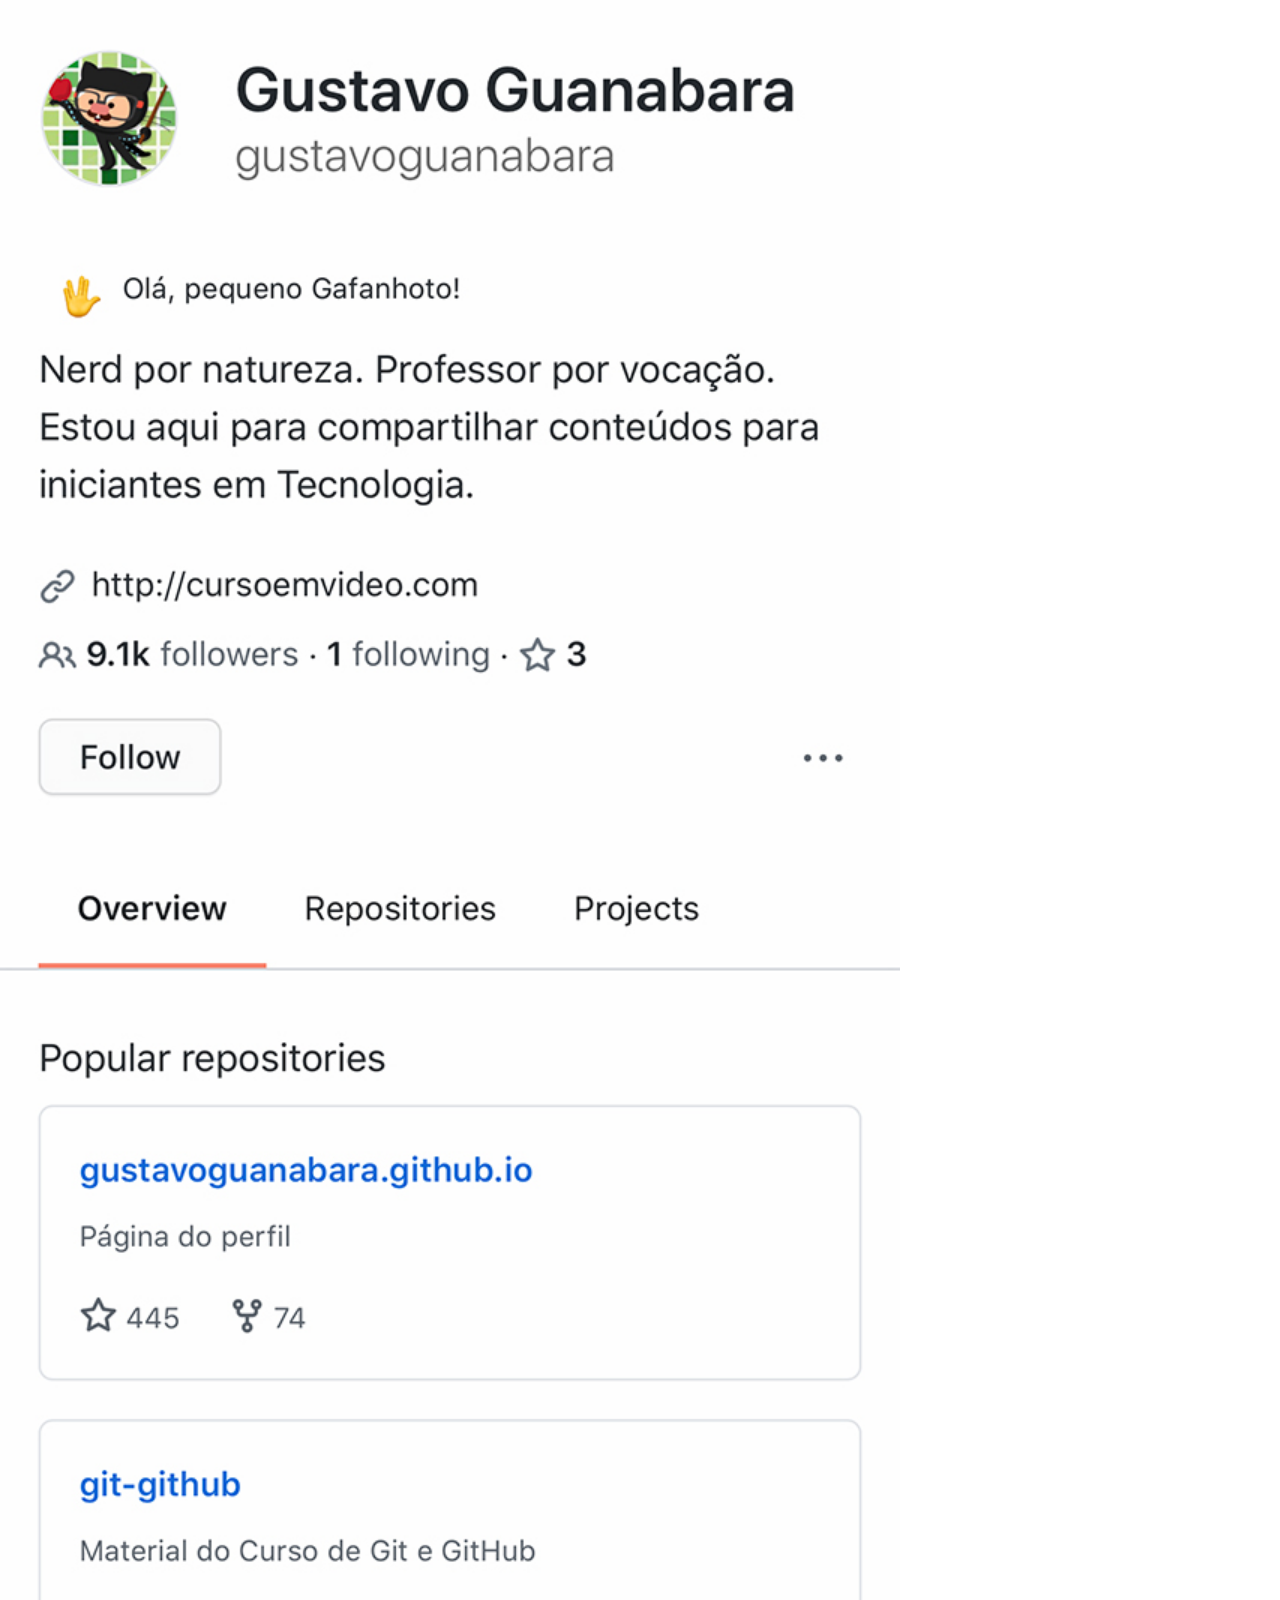
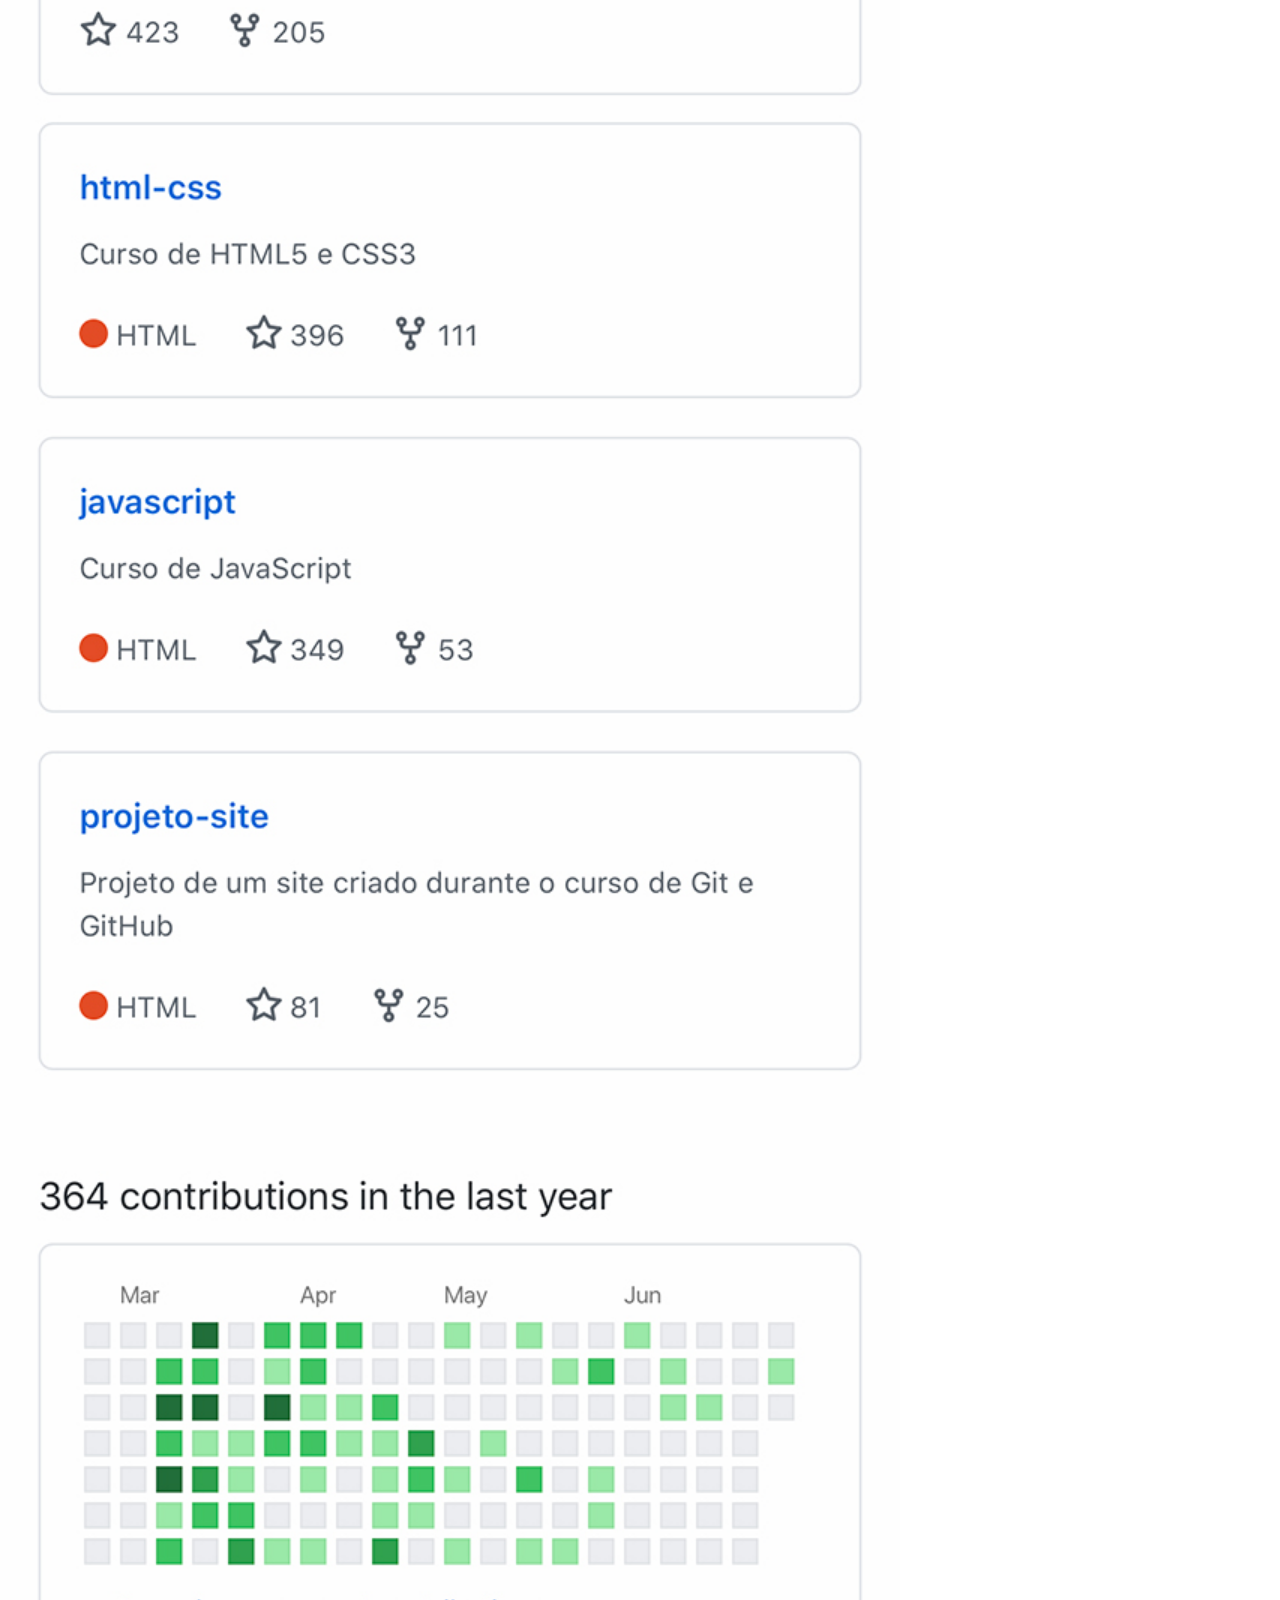
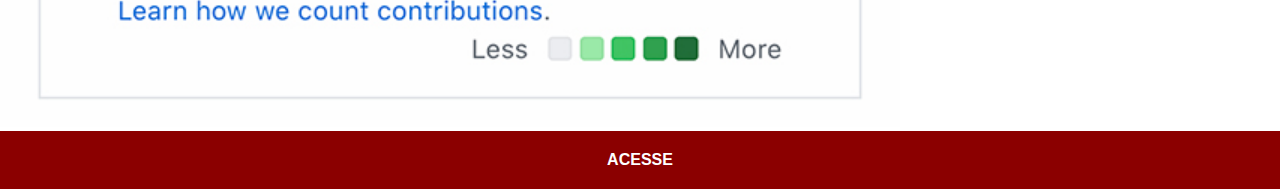
<file: git.html>
<!DOCTYPE html>
<html lang="pt">
<head>
    <meta charset="UTF-8">
    <meta name="viewport" content="width=device-width, initial-scale=1.0">
    <title>GitHub</title>
    <link rel="stylesheet" href="estilos/social.css">
</head>
<body>
    <img src="pacote-d013/imagens/tela-github.jpg" alt="">
    <a href="https://github.com/gustavoguanabara" target="_blank">ACESSE</a>
</body>
</html>
</file>
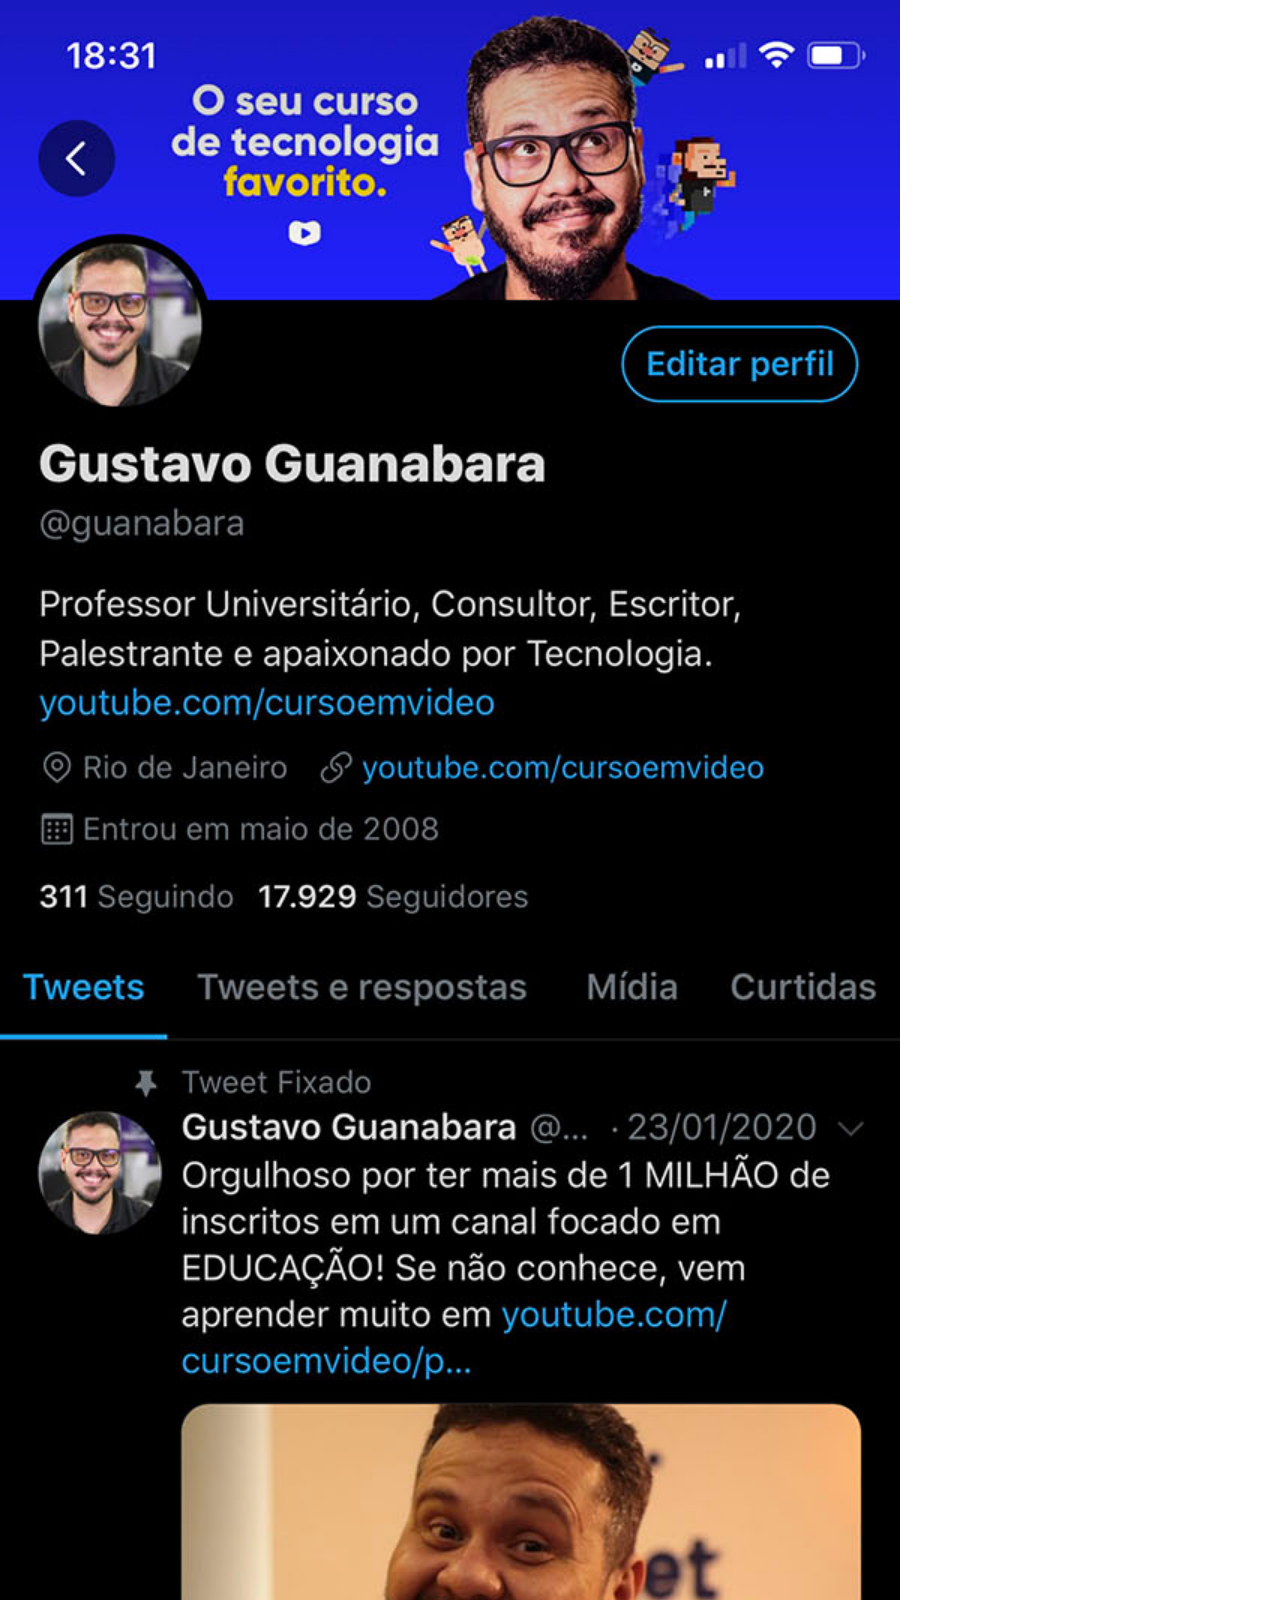
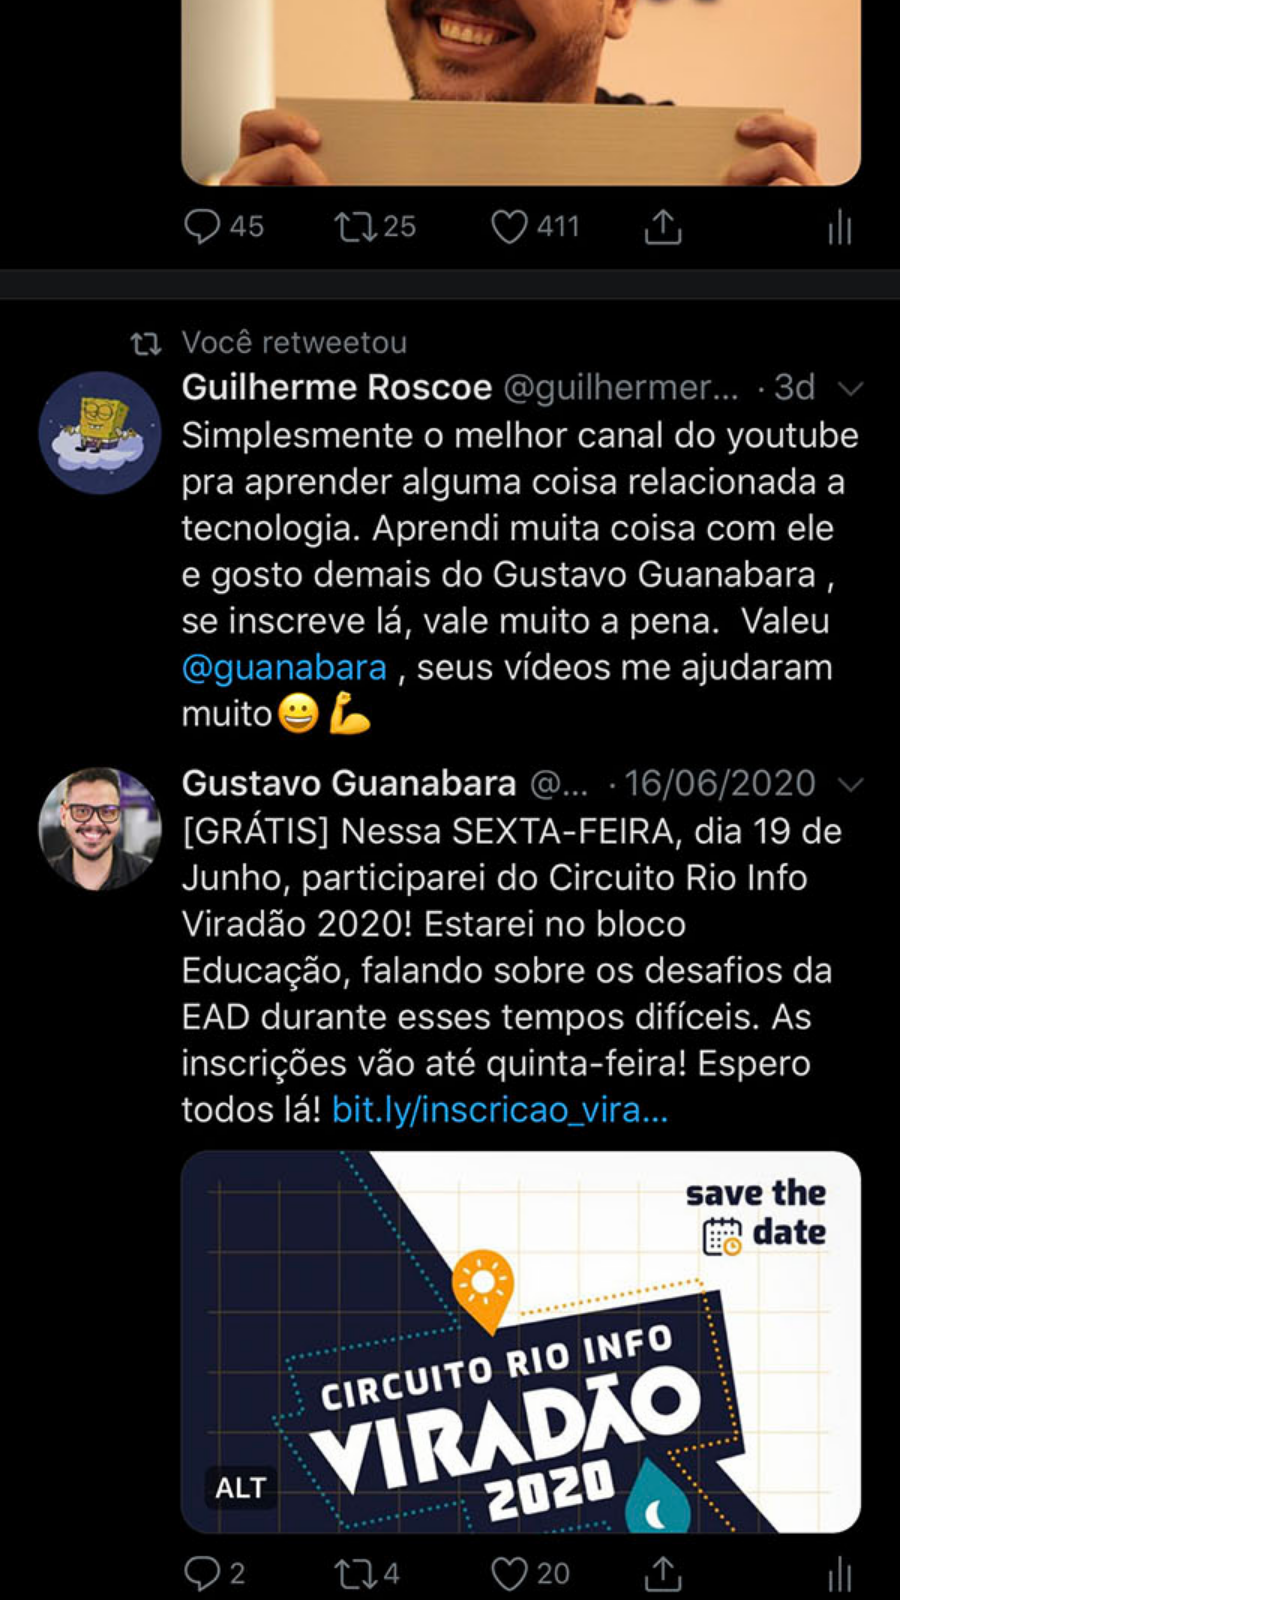
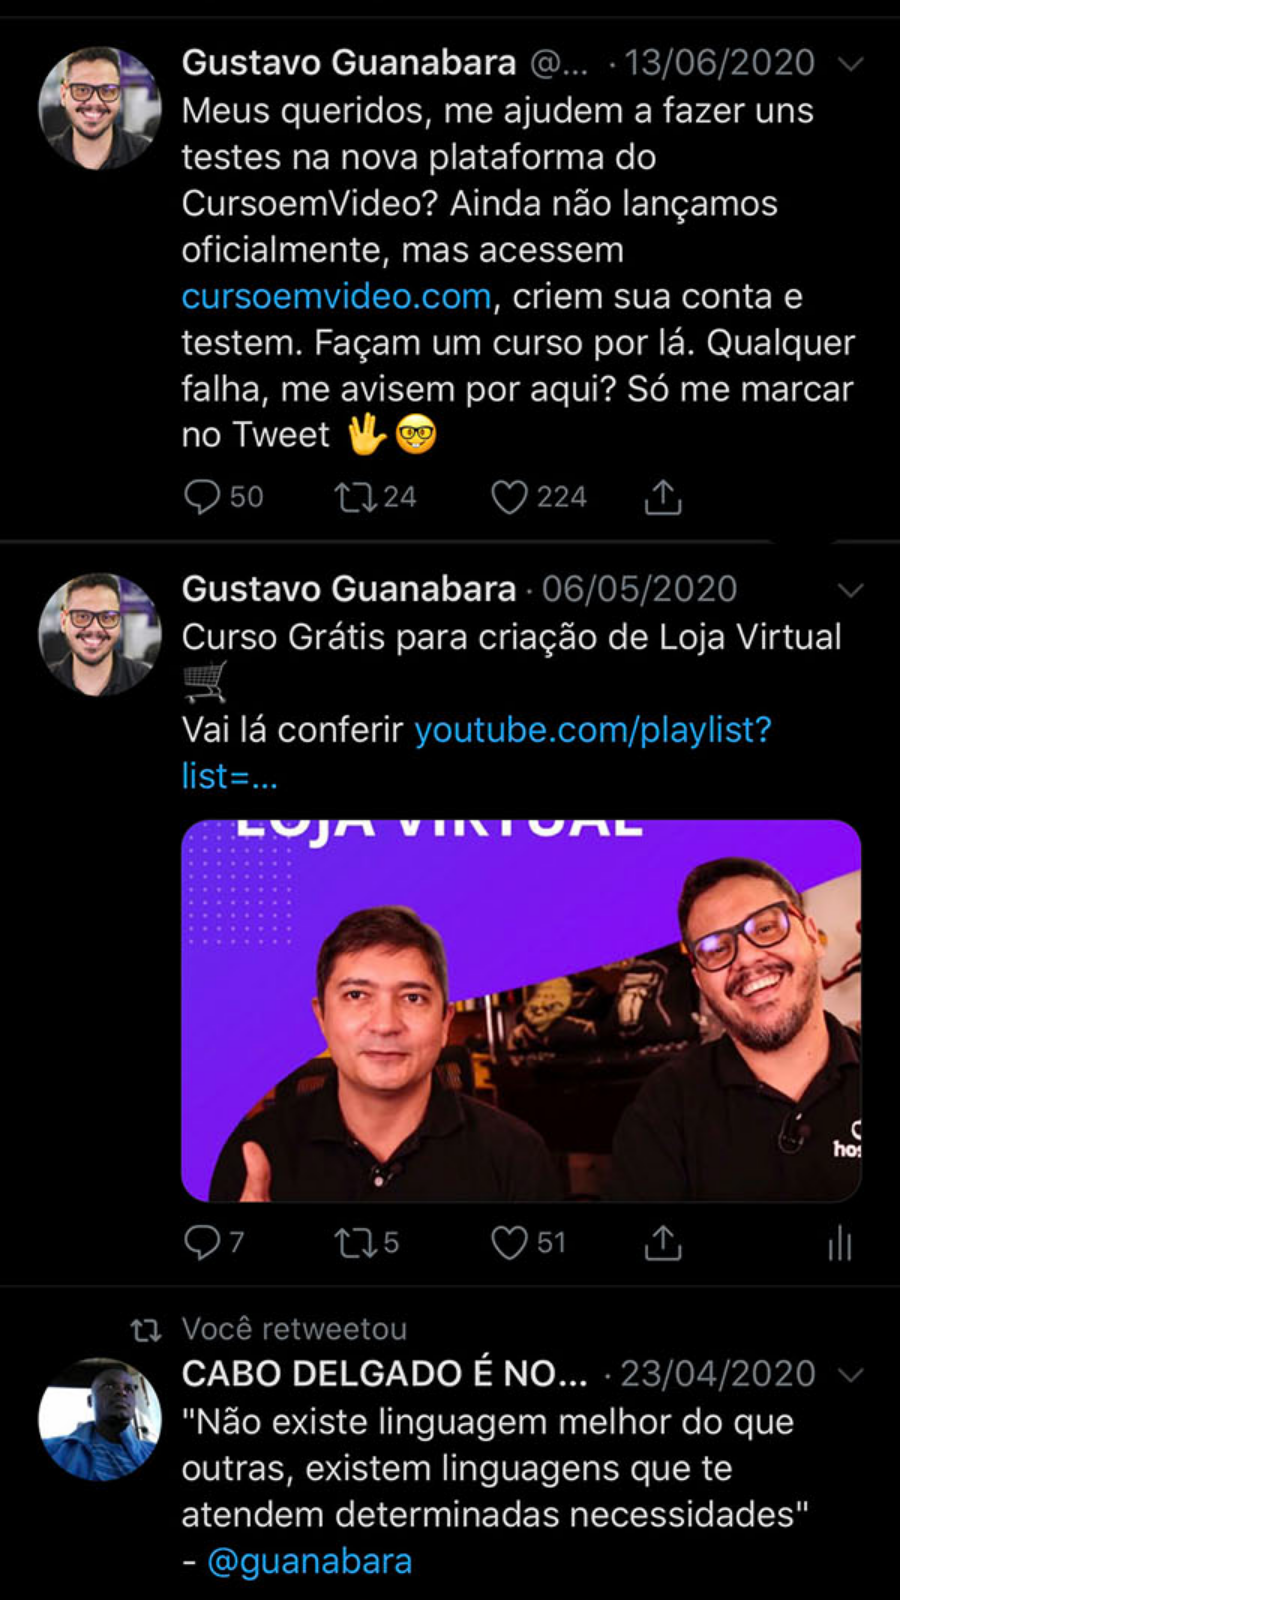
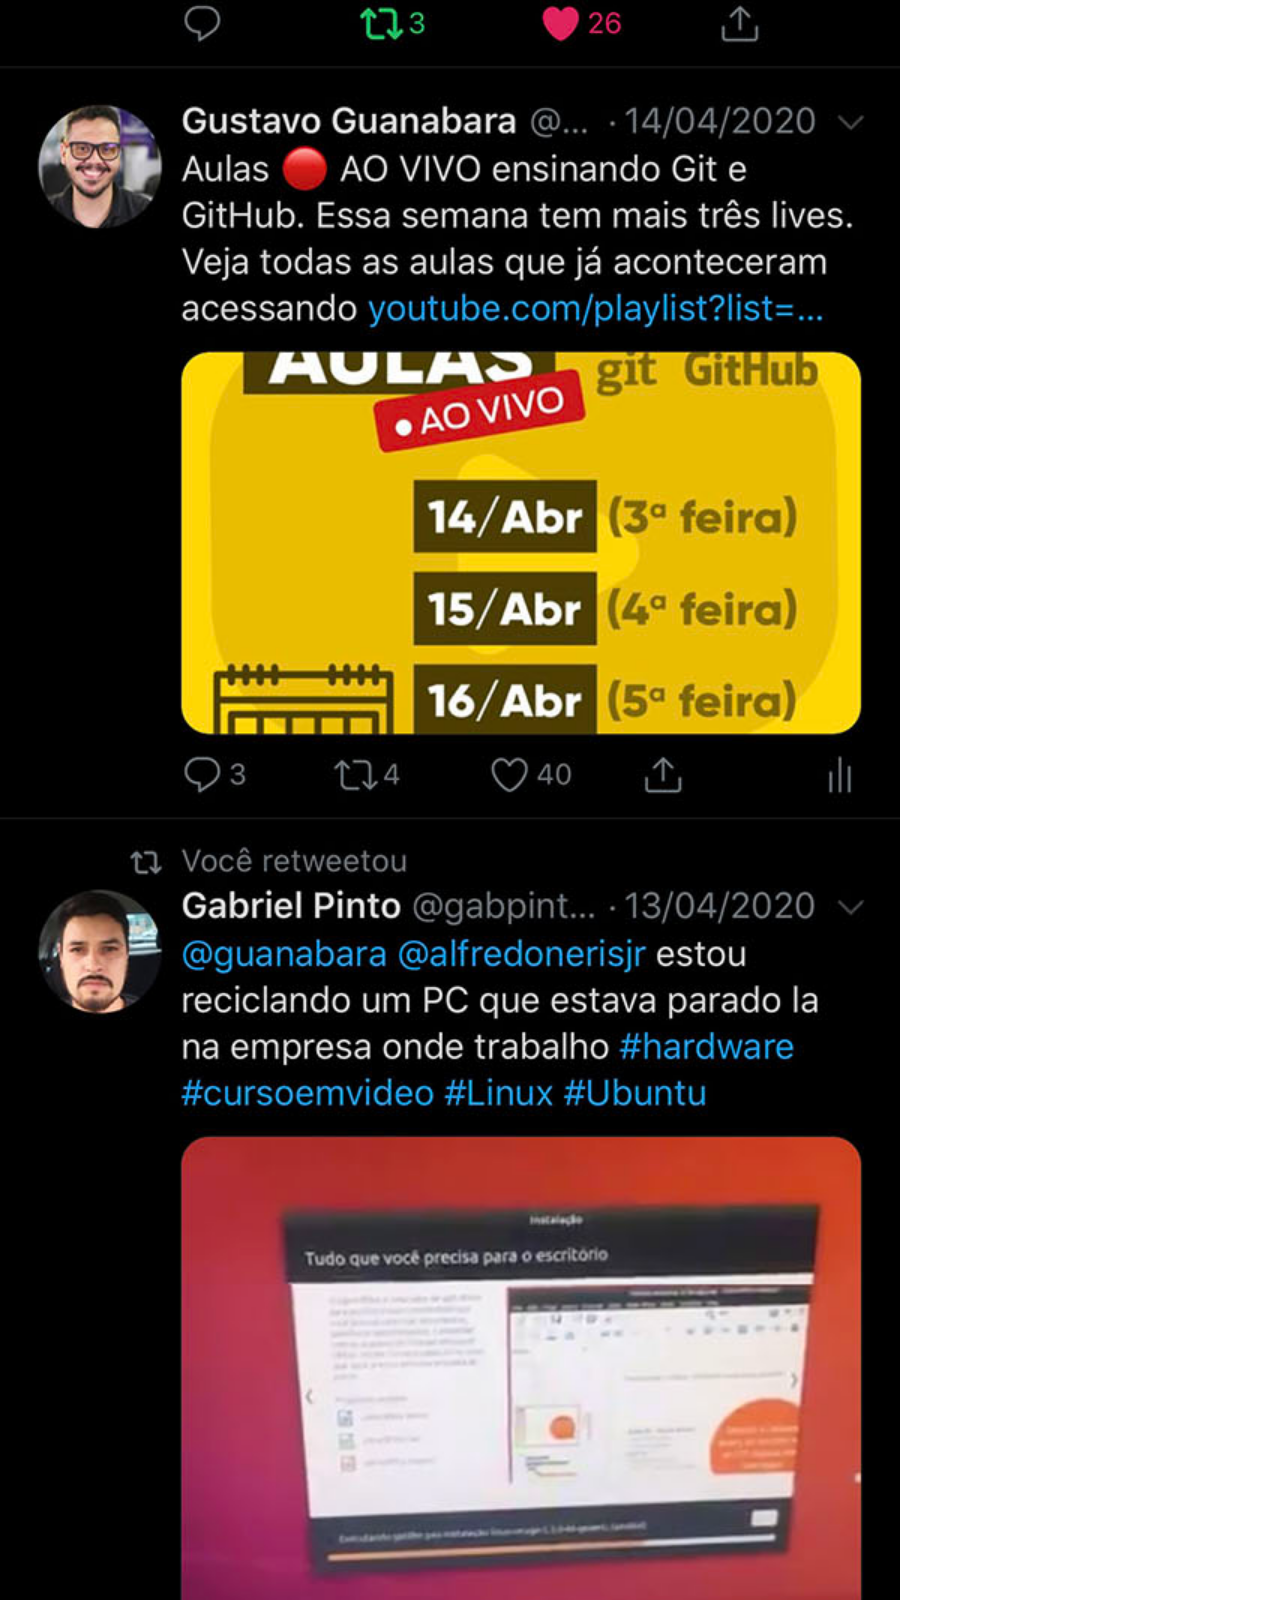
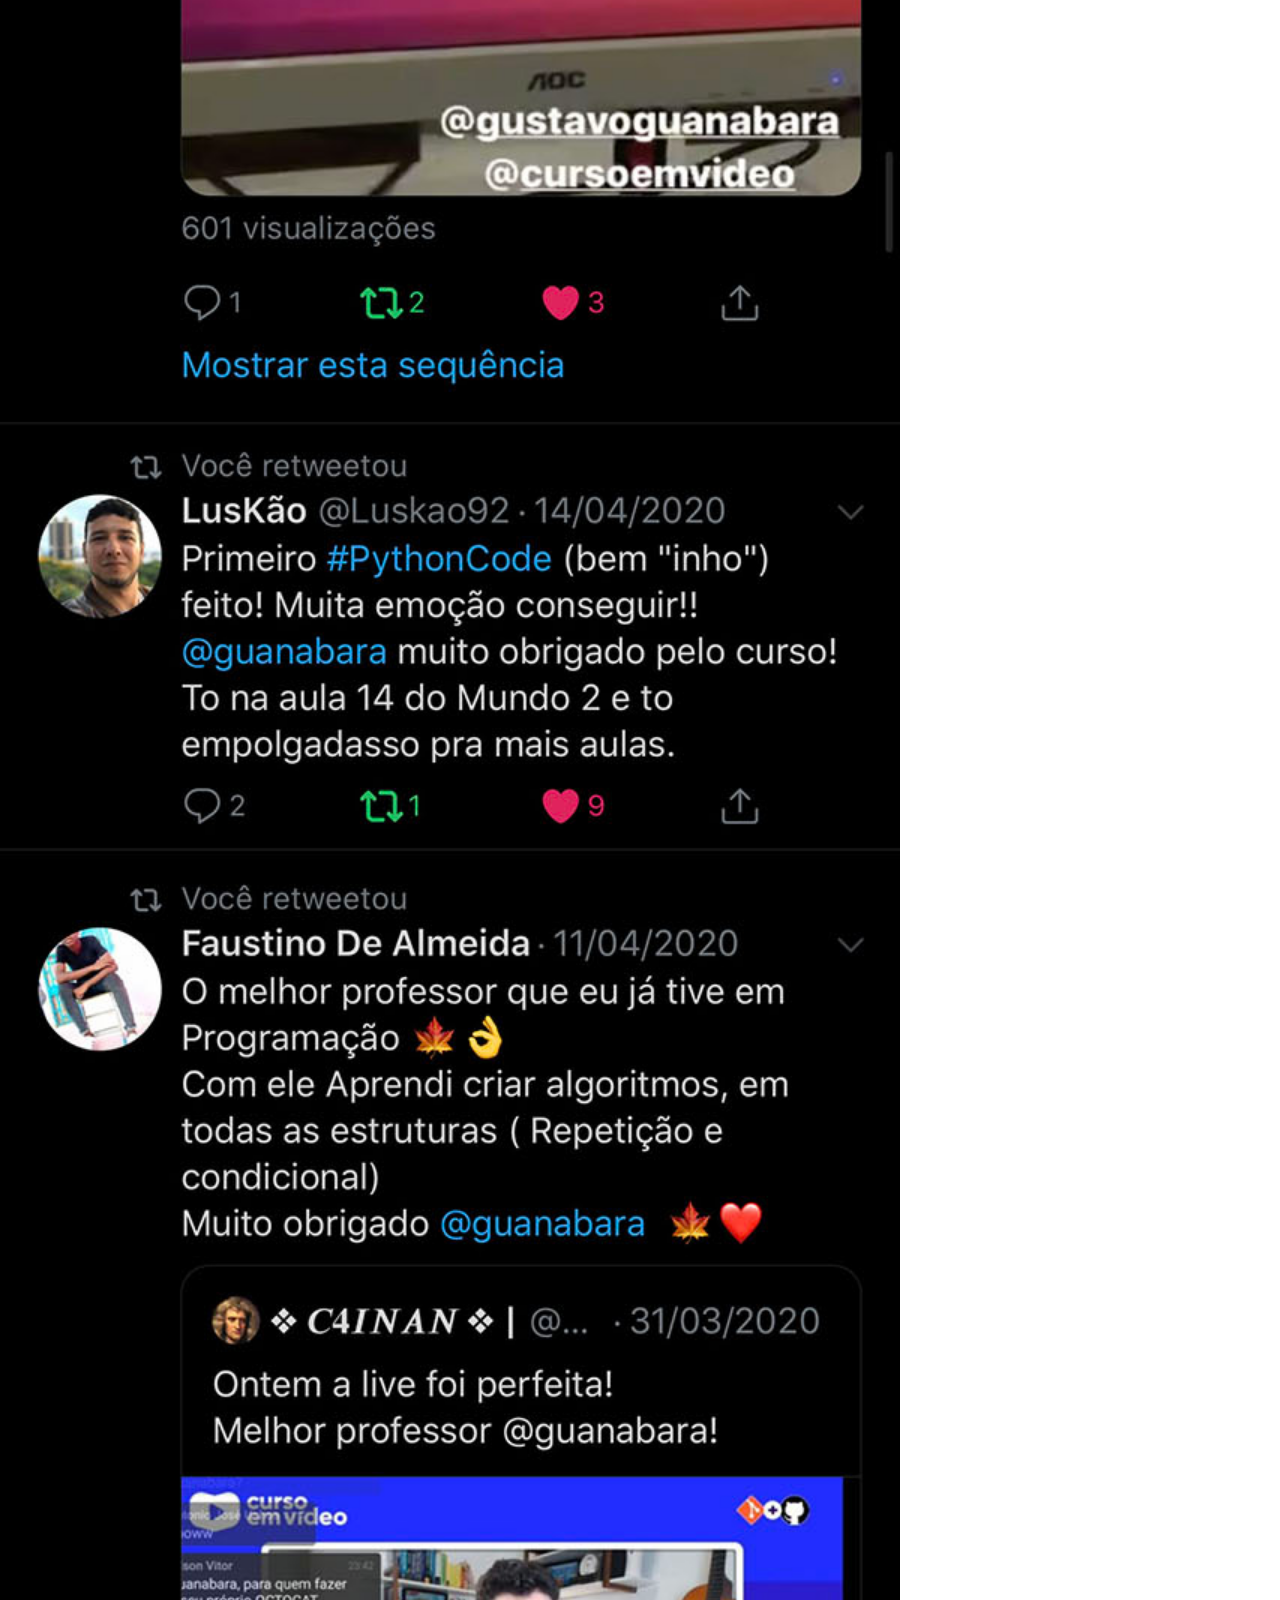
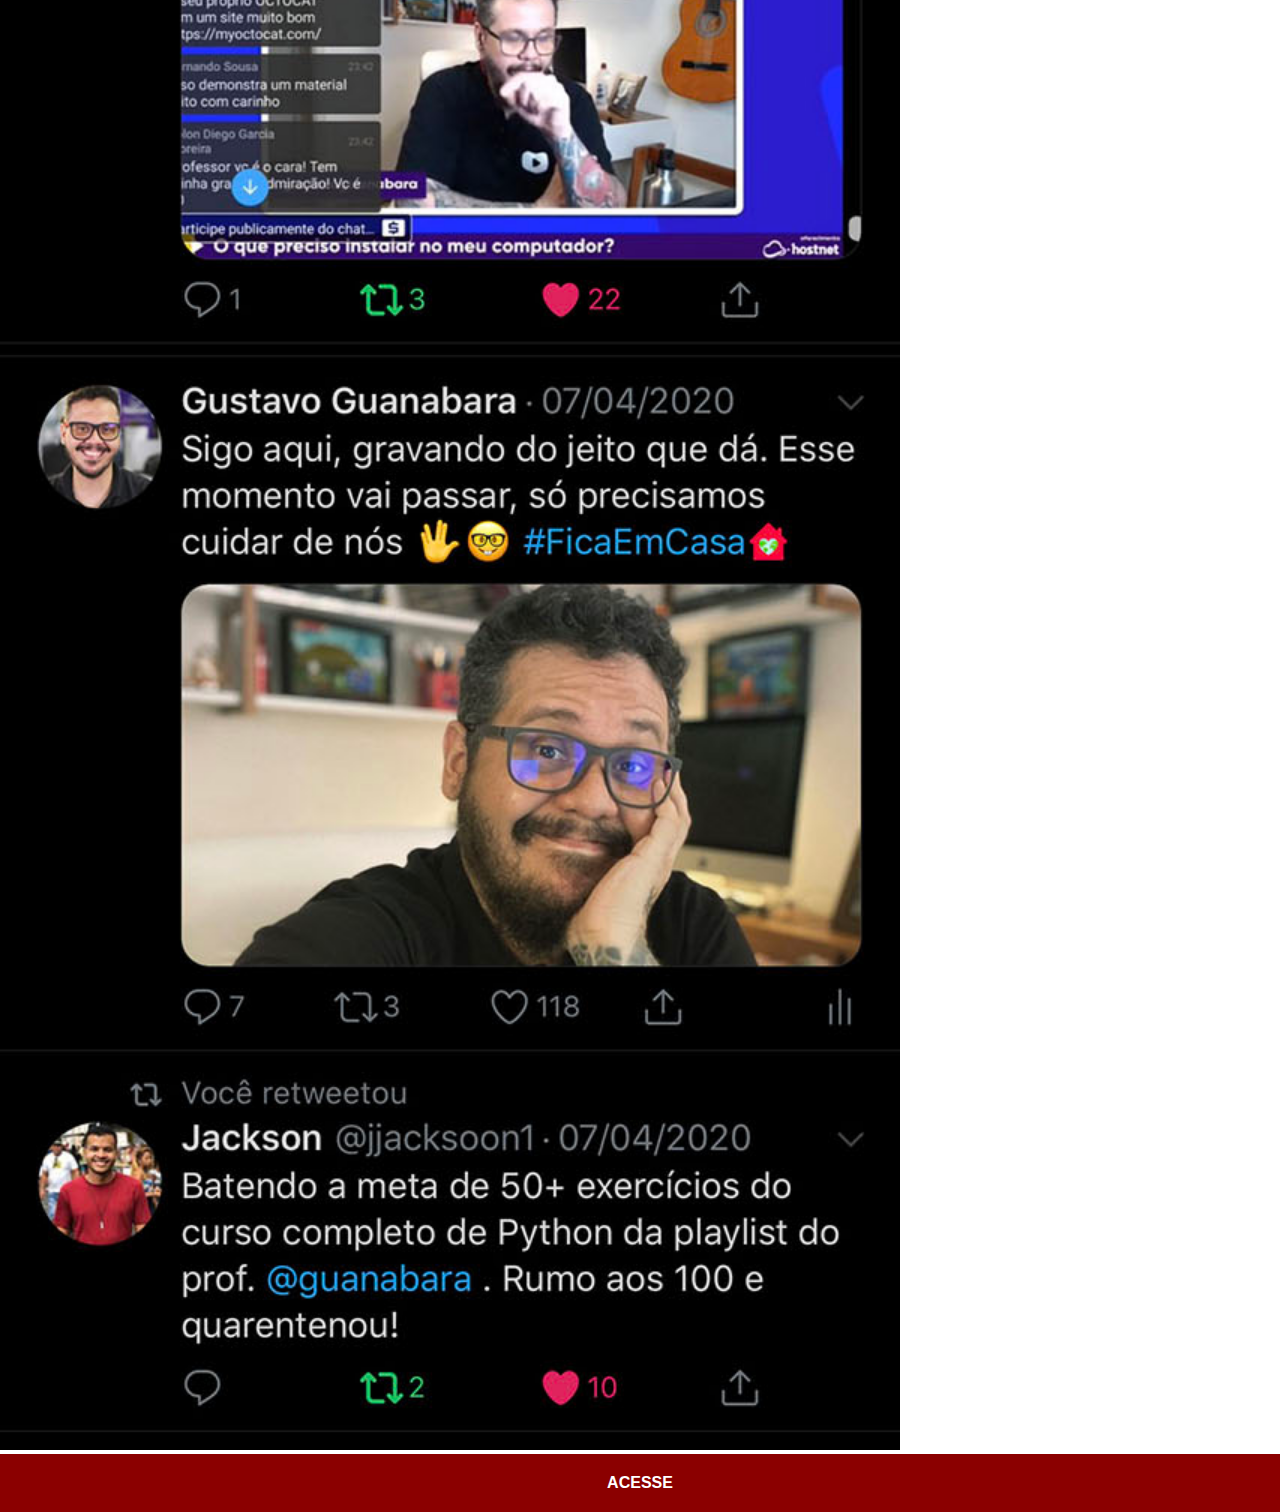
<file: twiter.html>
<!DOCTYPE html>
<html lang="pt">
<head>
    <meta charset="UTF-8">
    <meta name="viewport" content="width=device-width, initial-scale=1.0">
    <title>Twiter</title>
    <link rel="stylesheet" href="estilos/social.css">
</head>
<body>
    <img src="pacote-d013/imagens/tela-twitter.jpg" alt="">
    <a href="https://twitter.com/guanabara">ACESSE</a>
</body>
</html>
</file>
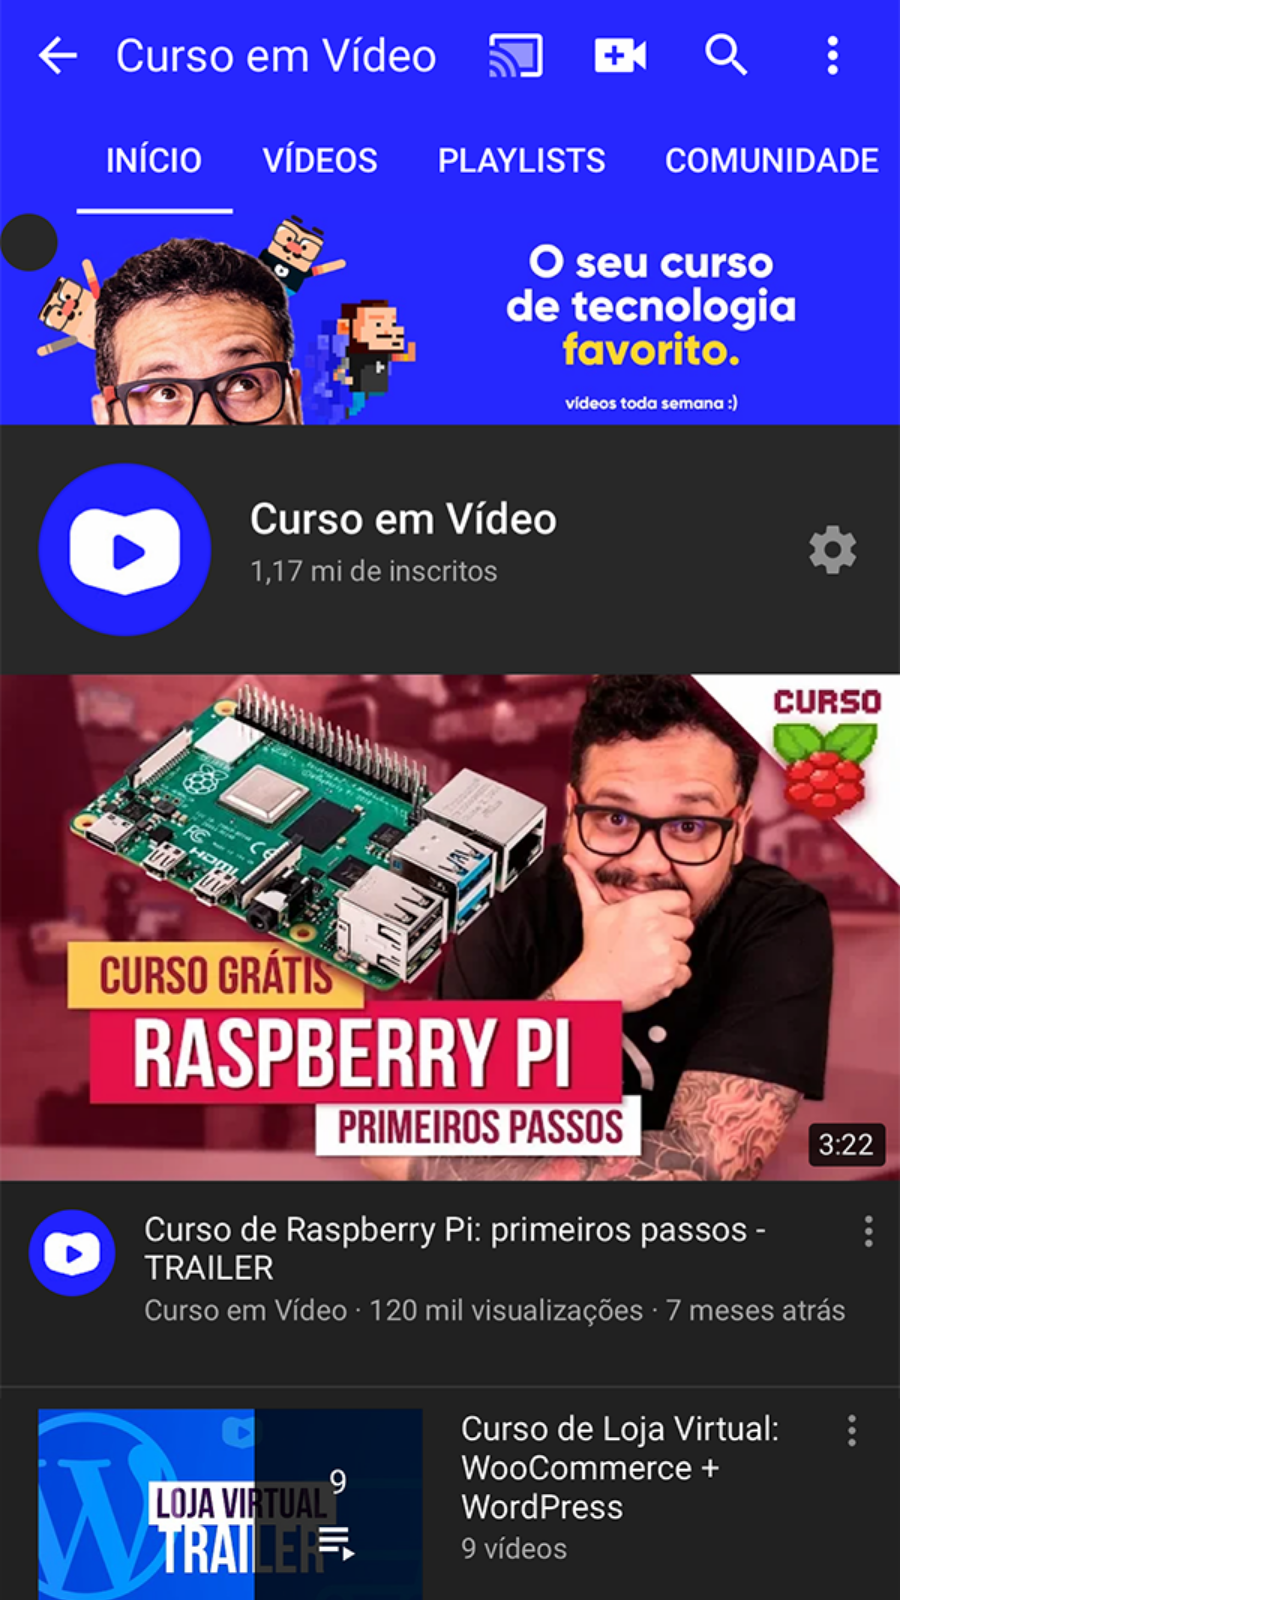
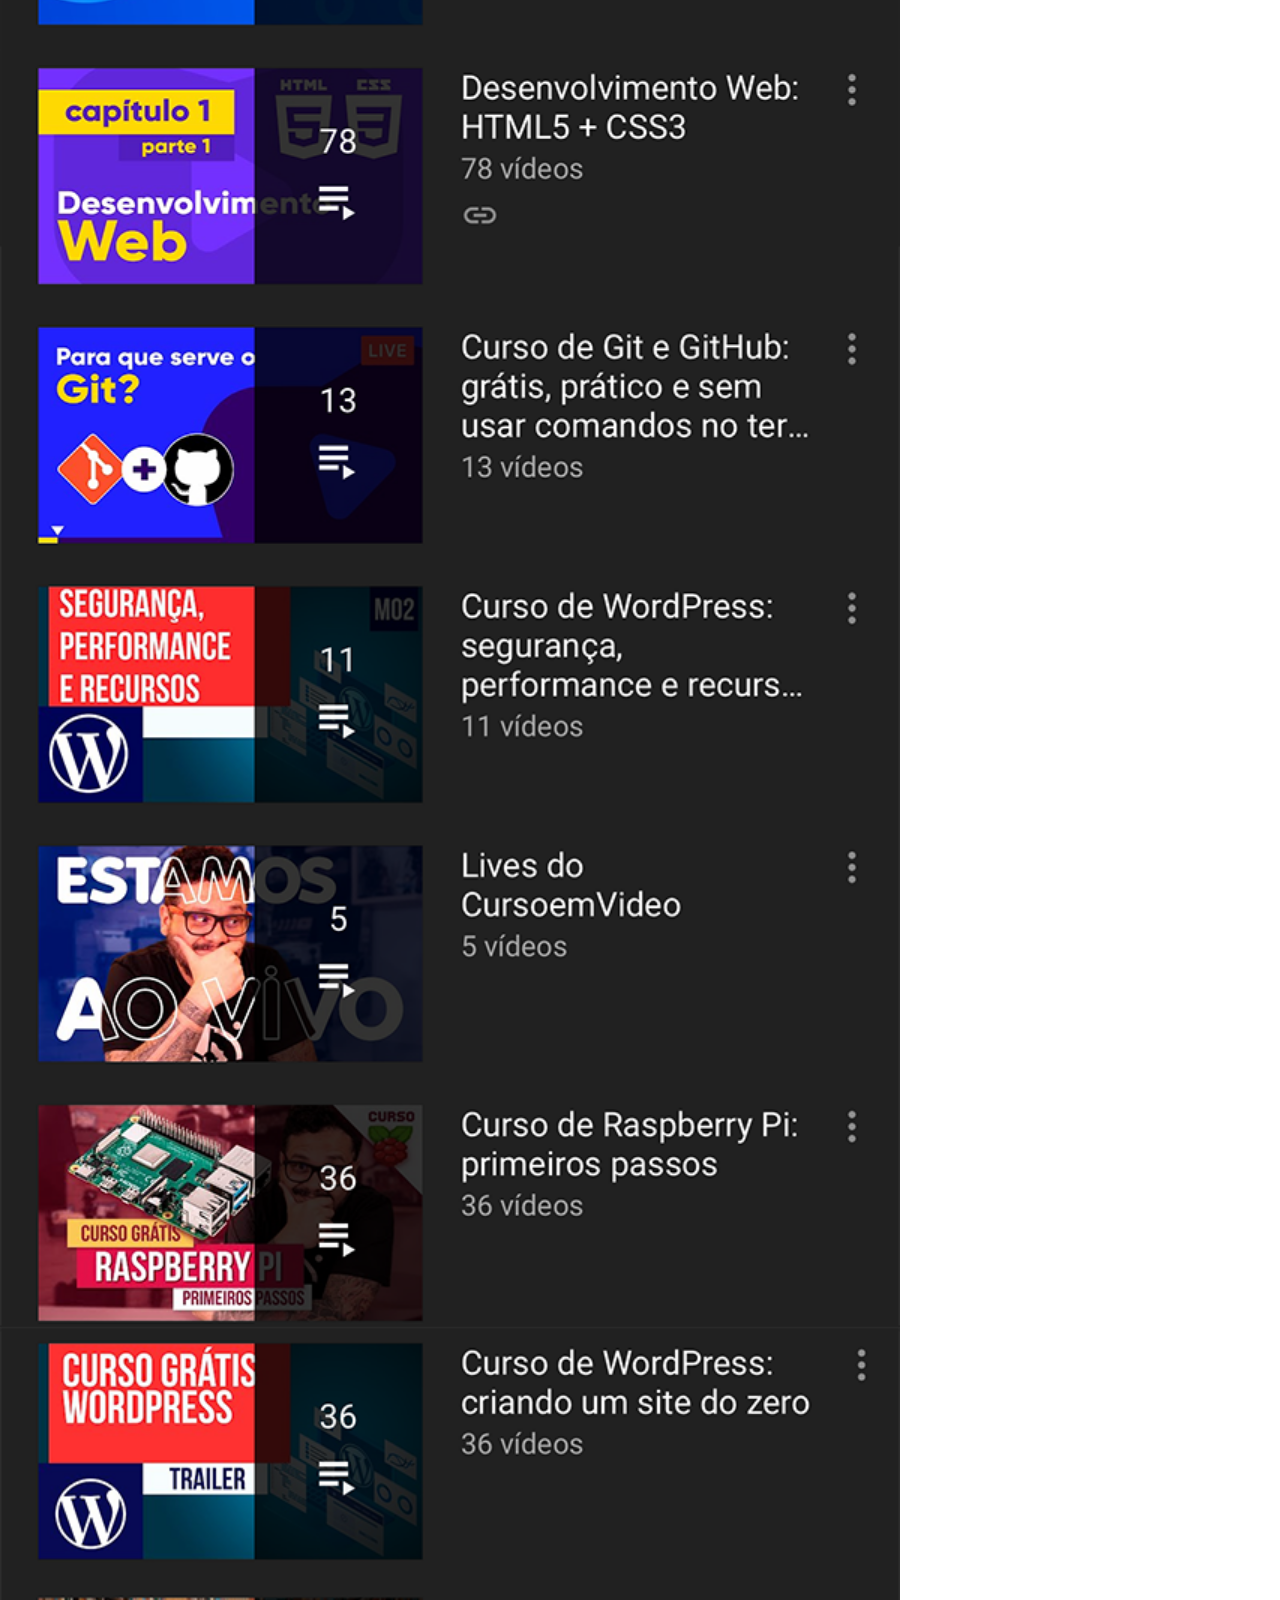
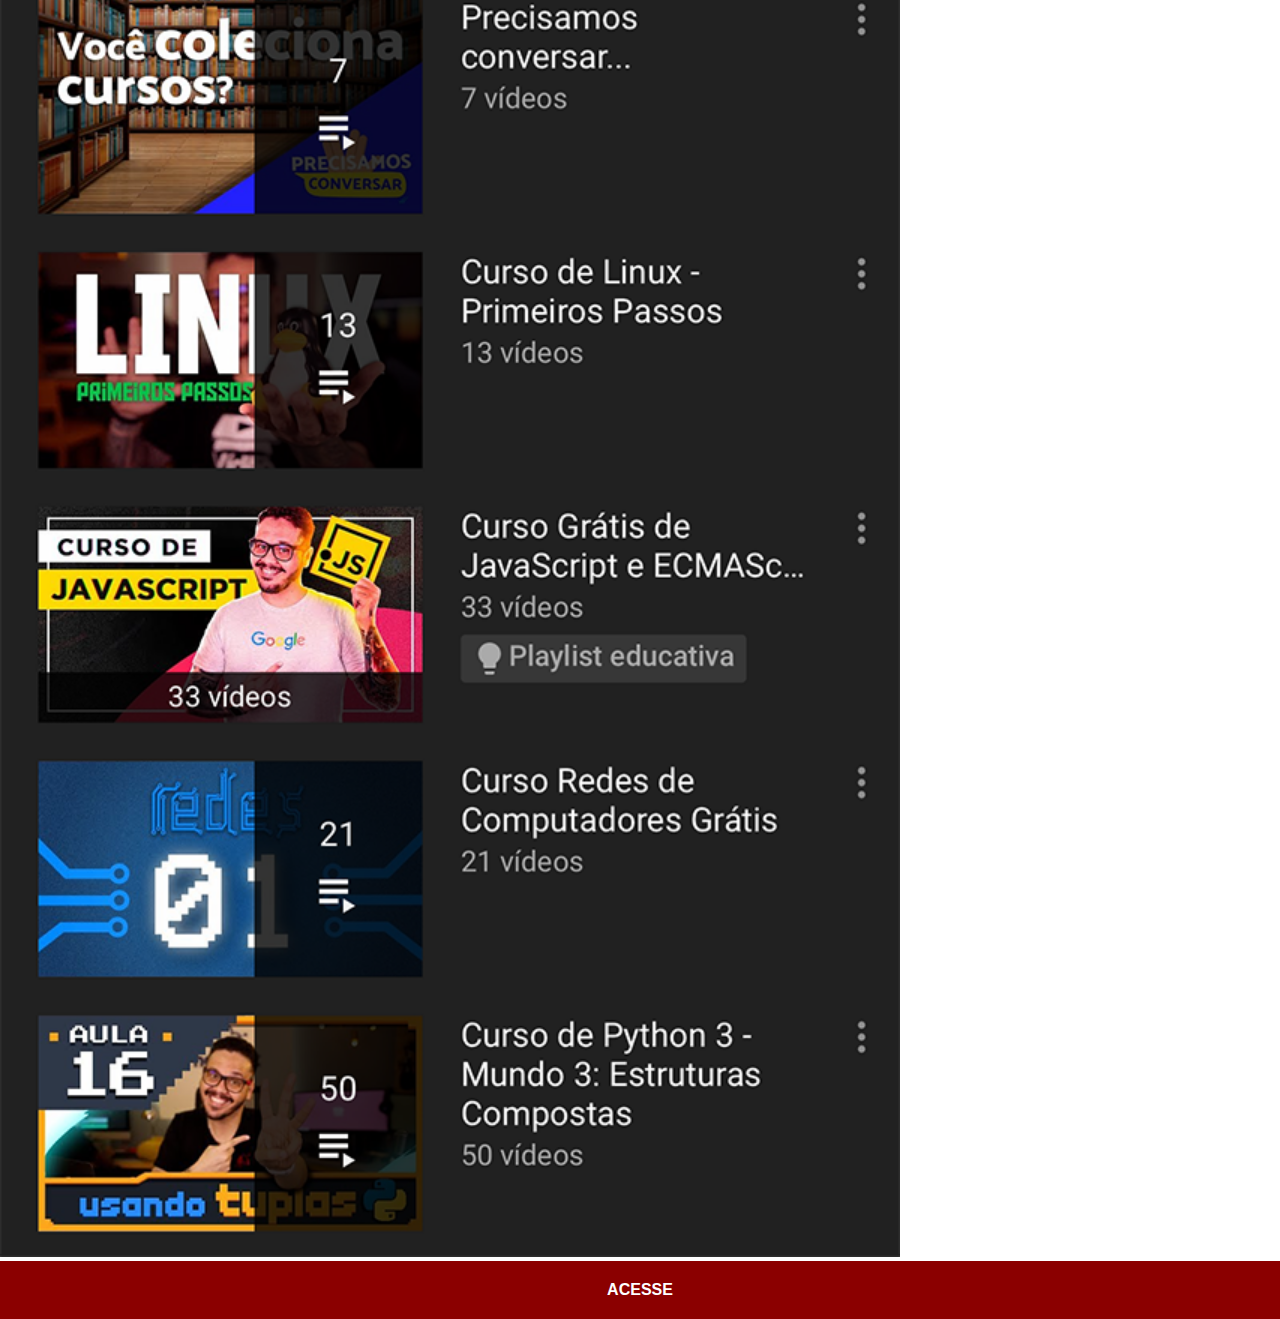
<file: youtube.html>
<!DOCTYPE html>
<html lang="pt">
<head>
    <meta charset="UTF-8">
    <meta name="viewport" content="width=device-width, initial-scale=1.0">
    <title>Youtube</title>
    <link rel="stylesheet" href="estilos/social.css">
</head>
<body>
    <img src="pacote-d013/imagens/tela-youtube.png" alt="">
    <a href="https://www.youtube.com/@CursoemVideo" target="_blank">ACESSE</a>
</body>
</html>
</file>
<file: estilos/social.css>
@charset "UTF-8";

*{
    margin: 0px;
    padding: 0px;
    font-family: Arial, Helvetica, sans-serif;
}
::-webkit-scrollbar{
    width: 0px;
    height: 0px;
}
a{
    display: block;
    background-color: darkred;
    padding: 20px;
    text-align: center;
    font-weight: bolder;
    text-decoration: none;
    color: white;
    
}
img{
    width: 100vh;
}
a:hover{
    background-color: red;
}
</file>
